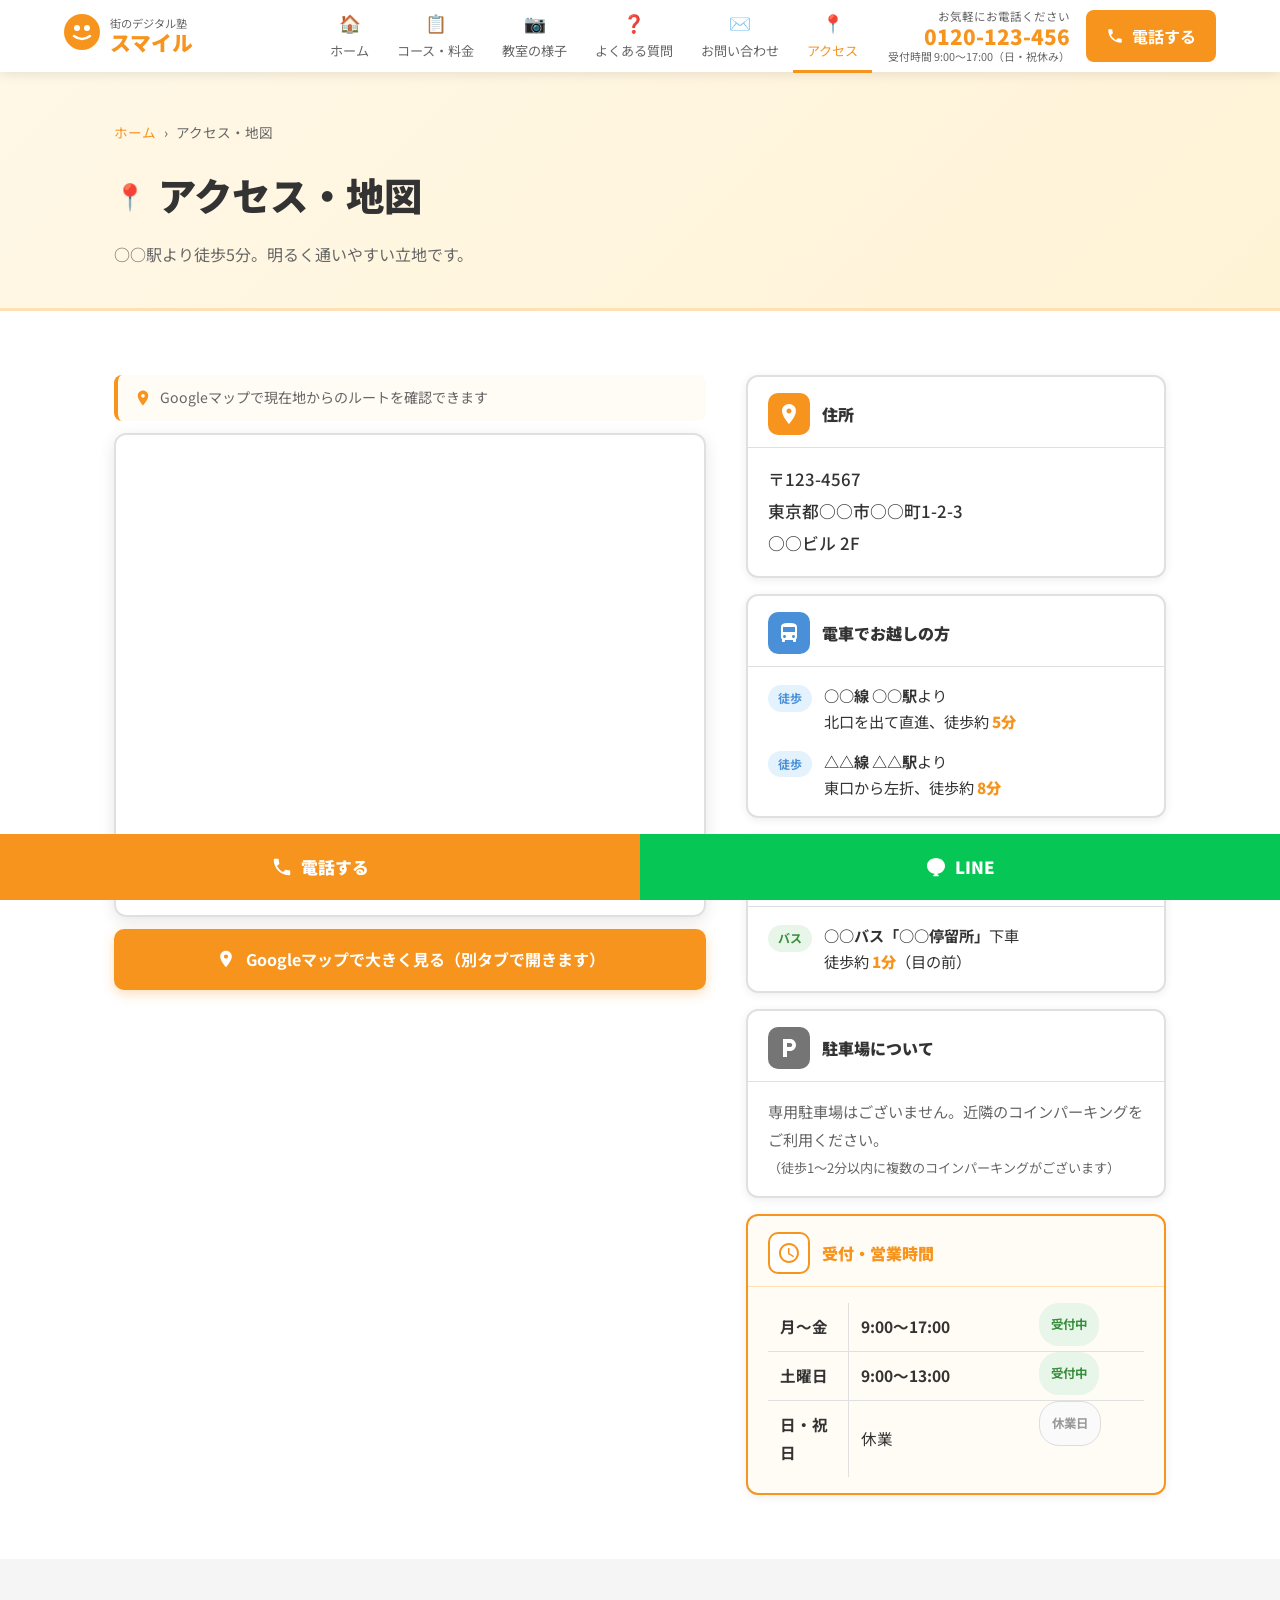
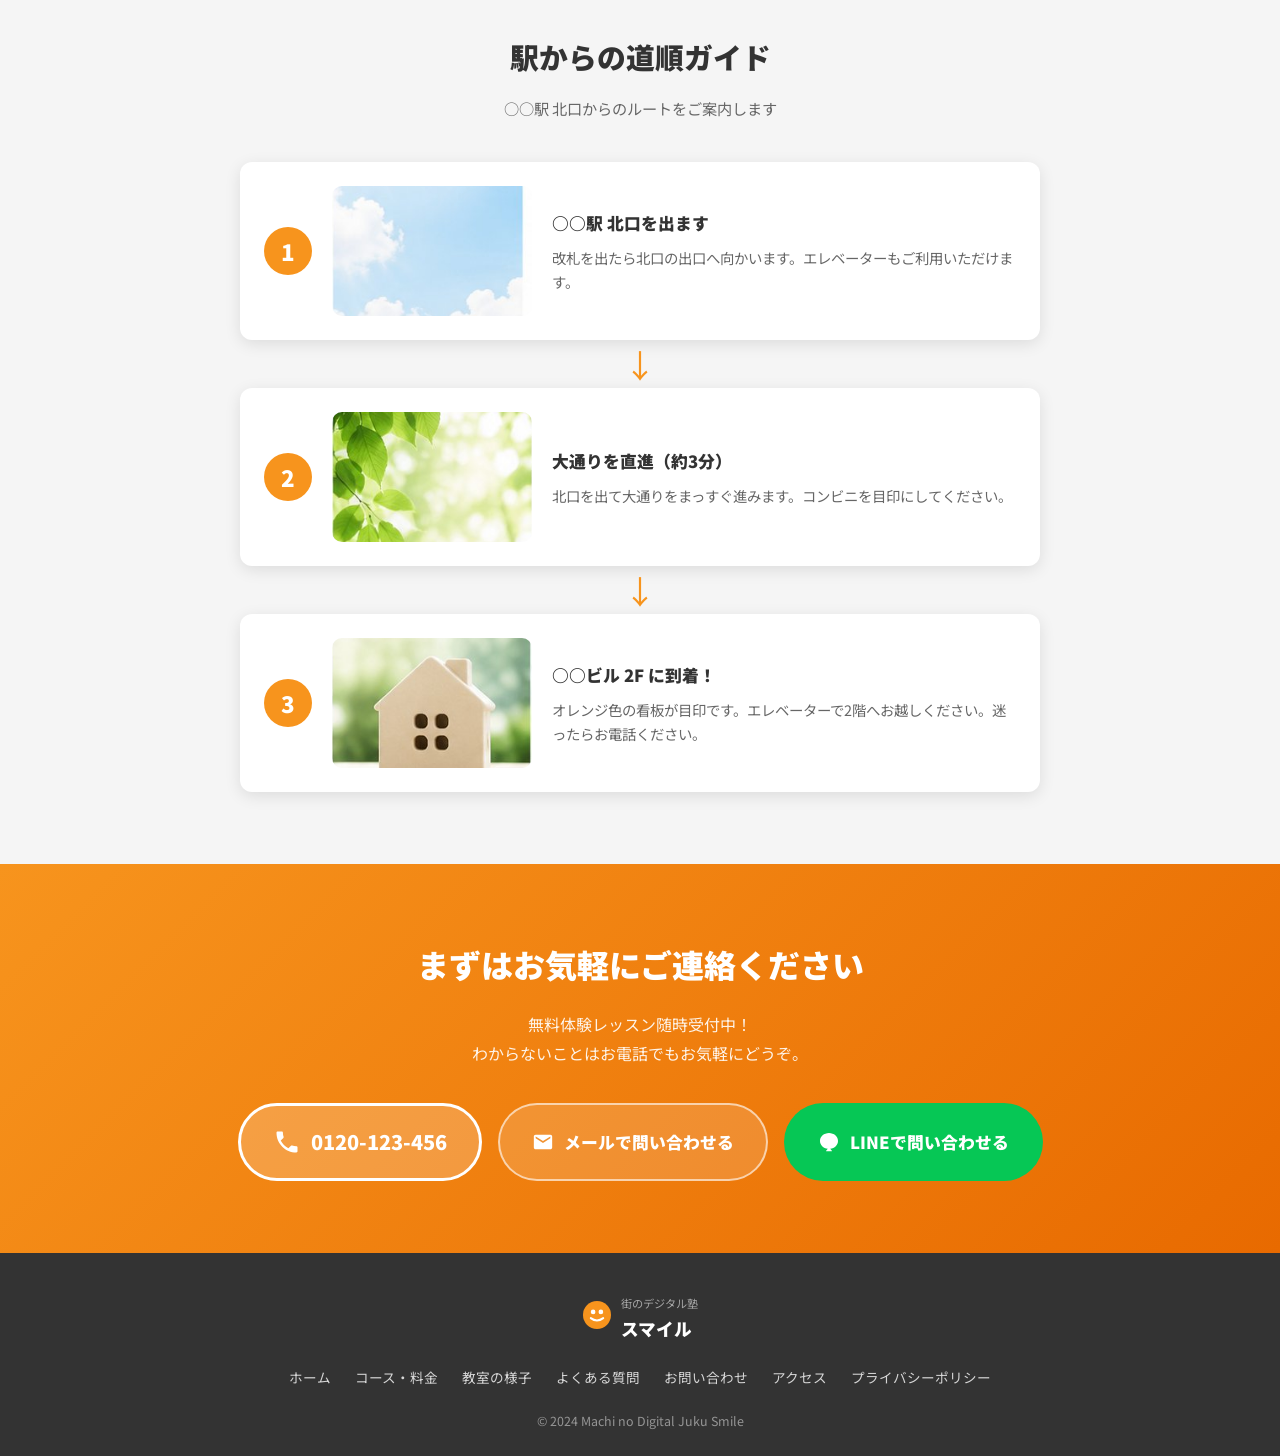
<file: access.html>
<!DOCTYPE html>
<html lang="ja">
<head>
  <meta charset="UTF-8">
  <meta name="viewport" content="width=device-width, initial-scale=1.0">
  <title>アクセス・地図｜街のデジタル塾 スマイル</title>
  <meta name="description" content="街のデジタル塾スマイルへのアクセス方法。○○駅より徒歩5分。Googleマップで場所を確認できます。">
  <link rel="stylesheet" href="style.css">
  <link rel="stylesheet" href="access.css">
  <link rel="preconnect" href="https://fonts.googleapis.com">
  <link href="https://fonts.googleapis.com/css2?family=Noto+Sans+JP:wght@400;500;700;900&display=swap" rel="stylesheet">
</head>
<body>

<!-- ========== HEADER ========== -->
<header class="header" id="header">
  <div class="header__inner">
    <a href="index.html" class="header__logo">
      <div class="header__logo-icon">
        <svg width="36" height="36" viewBox="0 0 36 36" fill="none">
          <circle cx="18" cy="18" r="18" fill="#F7941D"/>
          <circle cx="13" cy="14" r="3" fill="white"/>
          <circle cx="23" cy="14" r="3" fill="white"/>
          <path d="M10 22 Q18 28 26 22" stroke="white" stroke-width="2.5" stroke-linecap="round" fill="none"/>
        </svg>
      </div>
      <div class="header__logo-text">
        <span class="header__logo-sub">街のデジタル塾</span>
        <span class="header__logo-main">スマイル</span>
      </div>
    </a>

    <nav class="header__nav" id="nav">
      <ul class="header__nav-list">
        <li><a href="index.html" class="header__nav-link">
          <span class="header__nav-icon">🏠</span>ホーム
        </a></li>
        <li><a href="index.html#courses" class="header__nav-link">
          <span class="header__nav-icon">📋</span>コース・料金
        </a></li>
        <li><a href="index.html#classroom" class="header__nav-link">
          <span class="header__nav-icon">📷</span>教室の様子
        </a></li>
        <li><a href="index.html#faq" class="header__nav-link">
          <span class="header__nav-icon">❓</span>よくある質問
        </a></li>
        <li><a href="index.html#contact" class="header__nav-link">
          <span class="header__nav-icon">✉️</span>お問い合わせ
        </a></li>
        <li><a href="access.html" class="header__nav-link active">
          <span class="header__nav-icon">📍</span>アクセス
        </a></li>
      </ul>
    </nav>

    <div class="header__tel">
      <p class="header__tel-label">お気軽にお電話ください</p>
      <a href="tel:0120123456" class="header__tel-number">0120-123-456</a>
      <p class="header__tel-hours">受付時間 9:00〜17:00（日・祝休み）</p>
    </div>

    <a href="tel:0120123456" class="btn-tel-header">
      <svg width="18" height="18" viewBox="0 0 24 24" fill="white"><path d="M6.6 10.8c1.4 2.8 3.8 5.1 6.6 6.6l2.2-2.2c.3-.3.7-.4 1-.2 1.1.4 2.3.6 3.6.6.6 0 1 .4 1 1V20c0 .6-.4 1-1 1-9.4 0-17-7.6-17-17 0-.6.4-1 1-1h3.5c.6 0 1 .4 1 1 0 1.3.2 2.5.6 3.6.1.3 0 .7-.2 1L6.6 10.8z"/></svg>
      電話する
    </a>

    <button class="hamburger" id="hamburger" aria-label="メニューを開く">
      <span></span><span></span><span></span>
    </button>
  </div>
</header>

<!-- Mobile Nav Overlay -->
<div class="nav-overlay" id="navOverlay"></div>
<nav class="mobile-nav" id="mobileNav">
  <button class="mobile-nav__close" id="mobileNavClose">✕</button>
  <ul>
    <li><a href="index.html" onclick="closeMobileNav()">🏠 ホーム</a></li>
    <li><a href="index.html#courses" onclick="closeMobileNav()">📋 コース・料金</a></li>
    <li><a href="index.html#classroom" onclick="closeMobileNav()">📷 教室の様子</a></li>
    <li><a href="index.html#faq" onclick="closeMobileNav()">❓ よくある質問</a></li>
    <li><a href="index.html#contact" onclick="closeMobileNav()">✉️ お問い合わせ</a></li>
    <li><a href="access.html" onclick="closeMobileNav()">📍 アクセス</a></li>
  </ul>
  <div class="mobile-nav__cta">
    <a href="tel:0120123456" class="btn-tel-mobile">
      <svg width="20" height="20" viewBox="0 0 24 24" fill="white"><path d="M6.6 10.8c1.4 2.8 3.8 5.1 6.6 6.6l2.2-2.2c.3-.3.7-.4 1-.2 1.1.4 2.3.6 3.6.6.6 0 1 .4 1 1V20c0 .6-.4 1-1 1-9.4 0-17-7.6-17-17 0-.6.4-1 1-1h3.5c.6 0 1 .4 1 1 0 1.3.2 2.5.6 3.6.1.3 0 .7-.2 1L6.6 10.8z"/></svg>
      0120-123-456
    </a>
    <a href="https://line.me" class="btn-line-mobile">
      <svg width="22" height="22" viewBox="0 0 44 44" fill="white"><path d="M22 4C12.06 4 4 11.16 4 19.9c0 7.9 6.61 14.52 15.57 15.72l-3.38 4.03c-.22.26-.05.65.27.65h11.08c.32 0 .49-.39.27-.65l-3.38-4.03C33.39 34.42 40 27.8 40 19.9 40 11.16 31.94 4 22 4z"/></svg>
      友だち追加する
    </a>
  </div>
</nav>

<!-- ========== PAGE HERO ========== -->
<section class="page-hero">
  <div class="page-hero__inner">
    <nav class="breadcrumb" aria-label="パンくずリスト">
      <ol>
        <li><a href="index.html">ホーム</a></li>
        <li aria-current="page">アクセス・地図</li>
      </ol>
    </nav>
    <h1 class="page-hero__title">
      <span class="page-hero__icon">📍</span>
      アクセス・地図
    </h1>
    <p class="page-hero__desc">○○駅より徒歩5分。明るく通いやすい立地です。</p>
  </div>
</section>

<!-- ========== MAP + INFO ========== -->
<section class="access-section">
  <div class="container">
    <div class="access-grid">

      <!-- 地図 -->
      <div class="map-wrapper">
        <div class="map-label">
          <svg width="18" height="18" viewBox="0 0 24 24" fill="#F7941D"><path d="M12 2C8.13 2 5 5.13 5 9c0 5.25 7 13 7 13s7-7.75 7-13c0-3.87-3.13-7-7-7zm0 9.5c-1.38 0-2.5-1.12-2.5-2.5s1.12-2.5 2.5-2.5 2.5 1.12 2.5 2.5-1.12 2.5-2.5 2.5z"/></svg>
          Googleマップで現在地からのルートを確認できます
        </div>
        <!-- Google Map 埋め込み（実際の住所に変更してください） -->
        <div class="map-embed">
          <iframe
            src="https://www.google.com/maps/embed?pb=!1m18!1m12!1m3!1d3240.827853132924!2d139.7671248152583!3d35.68123498019537!2m3!1f0!2f0!3f0!3m2!1i1024!2i768!4f13.1!3m3!1m2!1s0x60188bfbd89f700b%3A0x277c49ba34ed38!2z5p2x5Lqs6aeF!5e0!3m2!1sja!2sjp!4v1620000000000!5m2!1sja!2sjp"
            width="100%"
            height="480"
            style="border:0;"
            allowfullscreen=""
            loading="lazy"
            referrerpolicy="no-referrer-when-downgrade"
            title="街のデジタル塾スマイル 地図"
          ></iframe>
        </div>
        <a
          href="https://www.google.com/maps/search/東京都○○市○○町1-2-3"
          target="_blank"
          rel="noopener"
          class="btn-open-map"
        >
          <svg width="20" height="20" viewBox="0 0 24 24" fill="white"><path d="M12 2C8.13 2 5 5.13 5 9c0 5.25 7 13 7 13s7-7.75 7-13c0-3.87-3.13-7-7-7zm0 9.5c-1.38 0-2.5-1.12-2.5-2.5s1.12-2.5 2.5-2.5 2.5 1.12 2.5 2.5-1.12 2.5-2.5 2.5z"/></svg>
          Googleマップで大きく見る（別タブで開きます）
        </a>
      </div>

      <!-- 住所・アクセス情報 -->
      <div class="access-info">

        <!-- 住所 -->
        <div class="info-card">
          <div class="info-card__header">
            <div class="info-card__icon info-card__icon--orange">
              <svg width="24" height="24" viewBox="0 0 24 24" fill="white"><path d="M12 2C8.13 2 5 5.13 5 9c0 5.25 7 13 7 13s7-7.75 7-13c0-3.87-3.13-7-7-7zm0 9.5c-1.38 0-2.5-1.12-2.5-2.5s1.12-2.5 2.5-2.5 2.5 1.12 2.5 2.5-1.12 2.5-2.5 2.5z"/></svg>
            </div>
            <h2 class="info-card__title">住所</h2>
          </div>
          <div class="info-card__body">
            <p class="info-address">
              〒123-4567<br>
              東京都○○市○○町1-2-3<br>
              ○○ビル 2F
            </p>
          </div>
        </div>

        <!-- 電車 -->
        <div class="info-card">
          <div class="info-card__header">
            <div class="info-card__icon info-card__icon--blue">
              <svg width="24" height="24" viewBox="0 0 24 24" fill="white"><path d="M4 16c0 .88.39 1.67 1 2.22V20c0 .55.45 1 1 1h1c.55 0 1-.45 1-1v-1h8v1c0 .55.45 1 1 1h1c.55 0 1-.45 1-1v-1.78c.61-.55 1-1.34 1-2.22V6c0-3.5-3.58-4-8-4s-8 .5-8 4v10zm3.5 1c-.83 0-1.5-.67-1.5-1.5S6.67 14 7.5 14s1.5.67 1.5 1.5S8.33 17 7.5 17zm9 0c-.83 0-1.5-.67-1.5-1.5s.67-1.5 1.5-1.5 1.5.67 1.5 1.5-.67 1.5-1.5 1.5zm1.5-6H6V6h12v5z"/></svg>
            </div>
            <h2 class="info-card__title">電車でお越しの方</h2>
          </div>
          <div class="info-card__body">
            <ul class="access-list">
              <li class="access-list__item">
                <span class="access-list__badge access-list__badge--walk">徒歩</span>
                <div>
                  <strong>○○線 ○○駅</strong>より<br>
                  北口を出て直進、徒歩約 <strong class="accent">5分</strong>
                </div>
              </li>
              <li class="access-list__item">
                <span class="access-list__badge access-list__badge--walk">徒歩</span>
                <div>
                  <strong>△△線 △△駅</strong>より<br>
                  東口から左折、徒歩約 <strong class="accent">8分</strong>
                </div>
              </li>
            </ul>
          </div>
        </div>

        <!-- バス -->
        <div class="info-card">
          <div class="info-card__header">
            <div class="info-card__icon info-card__icon--green">
              <svg width="24" height="24" viewBox="0 0 24 24" fill="white"><path d="M4 16c0 .88.39 1.67 1 2.22V20c0 .55.45 1 1 1h1c.55 0 1-.45 1-1v-1h8v1c0 .55.45 1 1 1h1c.55 0 1-.45 1-1v-1.78c.61-.55 1-1.34 1-2.22V6c0-3.5-3.58-4-8-4s-8 .5-8 4v10zm7-11h1v1h-1V5zm-5 0h4v4H6V5zm0 5h12v4H6v-4zm1 7c-.55 0-1-.45-1-1s.45-1 1-1 1 .45 1 1-.45 1-1 1zm10 0c-.55 0-1-.45-1-1s.45-1 1-1 1 .45 1 1-.45 1-1 1z"/></svg>
            </div>
            <h2 class="info-card__title">バスでお越しの方</h2>
          </div>
          <div class="info-card__body">
            <ul class="access-list">
              <li class="access-list__item">
                <span class="access-list__badge access-list__badge--bus">バス</span>
                <div>
                  <strong>○○バス「○○停留所」</strong>下車<br>
                  徒歩約 <strong class="accent">1分</strong>（目の前）
                </div>
              </li>
            </ul>
          </div>
        </div>

        <!-- 駐車場 -->
        <div class="info-card">
          <div class="info-card__header">
            <div class="info-card__icon info-card__icon--gray">
              <svg width="24" height="24" viewBox="0 0 24 24" fill="white"><path d="M13 3H6v18h4v-6h3c3.31 0 6-2.69 6-6s-2.69-6-6-6zm.2 8H10V7h3.2c1.1 0 2 .9 2 2s-.9 2-2 2z"/></svg>
            </div>
            <h2 class="info-card__title">駐車場について</h2>
          </div>
          <div class="info-card__body">
            <p class="info-text">
              専用駐車場はございません。近隣のコインパーキングをご利用ください。<br>
              <small>（徒歩1〜2分以内に複数のコインパーキングがございます）</small>
            </p>
          </div>
        </div>

        <!-- 営業時間 -->
        <div class="info-card info-card--highlight">
          <div class="info-card__header">
            <div class="info-card__icon info-card__icon--white">
              <svg width="24" height="24" viewBox="0 0 24 24" fill="#F7941D"><path d="M11.99 2C6.47 2 2 6.48 2 12s4.47 10 9.99 10C17.52 22 22 17.52 22 12S17.52 2 11.99 2zM12 20c-4.42 0-8-3.58-8-8s3.58-8 8-8 8 3.58 8 8-3.58 8-8 8zm.5-13H11v6l5.25 3.15.75-1.23-4.5-2.67V7z"/></svg>
            </div>
            <h2 class="info-card__title info-card__title--orange">受付・営業時間</h2>
          </div>
          <div class="info-card__body">
            <table class="hours-table">
              <tbody>
                <tr>
                  <th>月〜金</th>
                  <td><strong>9:00〜17:00</strong></td>
                  <td class="open-badge">受付中</td>
                </tr>
                <tr>
                  <th>土曜日</th>
                  <td><strong>9:00〜13:00</strong></td>
                  <td class="open-badge">受付中</td>
                </tr>
                <tr>
                  <th>日・祝日</th>
                  <td>休業</td>
                  <td class="closed-badge">休業日</td>
                </tr>
              </tbody>
            </table>
          </div>
        </div>

      </div><!-- /.access-info -->
    </div><!-- /.access-grid -->
  </div>
</section>

<!-- ========== 道順ガイド ========== -->
<section class="route-guide">
  <div class="container">
    <div class="section-header section-header--center">
      <h2 class="section-title">駅からの道順ガイド</h2>
      <p class="route-guide__sub">○○駅 北口からのルートをご案内します</p>
    </div>
    <div class="route-steps">
      <div class="route-step">
        <div class="route-step__num">1</div>
        <div class="route-step__img">
          <img src="image/photo_10_sky_clouds.png" alt="○○駅 北口" loading="lazy">
        </div>
        <div class="route-step__text">
          <h3>○○駅 北口を出ます</h3>
          <p>改札を出たら北口の出口へ向かいます。エレベーターもご利用いただけます。</p>
        </div>
      </div>
      <div class="route-step__arrow">↓</div>
      <div class="route-step">
        <div class="route-step__num">2</div>
        <div class="route-step__img">
          <img src="image/photo_09_green_leaves.png" alt="大通りを直進" loading="lazy">
        </div>
        <div class="route-step__text">
          <h3>大通りを直進（約3分）</h3>
          <p>北口を出て大通りをまっすぐ進みます。コンビニを目印にしてください。</p>
        </div>
      </div>
      <div class="route-step__arrow">↓</div>
      <div class="route-step">
        <div class="route-step__num">3</div>
        <div class="route-step__img">
          <img src="image/photo_08_house_model.png" alt="○○ビル 2F" loading="lazy">
        </div>
        <div class="route-step__text">
          <h3>○○ビル 2F に到着！</h3>
          <p>オレンジ色の看板が目印です。エレベーターで2階へお越しください。迷ったらお電話ください。</p>
        </div>
      </div>
    </div>
  </div>
</section>

<!-- ========== CTA ========== -->
<section class="access-cta">
  <div class="container">
    <div class="access-cta__inner">
      <h2 class="access-cta__title">まずはお気軽にご連絡ください</h2>
      <p class="access-cta__desc">無料体験レッスン随時受付中！<br>わからないことはお電話でもお気軽にどうぞ。</p>
      <div class="access-cta__btns">
        <a href="tel:0120123456" class="access-cta__tel">
          <svg width="28" height="28" viewBox="0 0 24 24" fill="white"><path d="M6.6 10.8c1.4 2.8 3.8 5.1 6.6 6.6l2.2-2.2c.3-.3.7-.4 1-.2 1.1.4 2.3.6 3.6.6.6 0 1 .4 1 1V20c0 .6-.4 1-1 1-9.4 0-17-7.6-17-17 0-.6.4-1 1-1h3.5c.6 0 1 .4 1 1 0 1.3.2 2.5.6 3.6.1.3 0 .7-.2 1L6.6 10.8z"/></svg>
          0120-123-456
        </a>
        <a href="index.html#contact" class="access-cta__form">
          <svg width="22" height="22" viewBox="0 0 24 24" fill="white"><path d="M20 4H4c-1.1 0-2 .9-2 2v12c0 1.1.9 2 2 2h16c1.1 0 2-.9 2-2V6c0-1.1-.9-2-2-2zm0 4l-8 5-8-5V6l8 5 8-5v2z"/></svg>
          メールで問い合わせる
        </a>
        <a href="https://line.me" target="_blank" rel="noopener" class="access-cta__line">
          <svg width="22" height="22" viewBox="0 0 44 44" fill="white"><path d="M22 4C12.06 4 4 11.16 4 19.9c0 7.9 6.61 14.52 15.57 15.72l-3.38 4.03c-.22.26-.05.65.27.65h11.08c.32 0 .49-.39.27-.65l-3.38-4.03C33.39 34.42 40 27.8 40 19.9 40 11.16 31.94 4 22 4z"/></svg>
          LINEで問い合わせる
        </a>
      </div>
    </div>
  </div>
</section>

<!-- ========== FOOTER ========== -->
<footer class="footer">
  <div class="footer__inner">
    <div class="footer__logo">
      <div class="footer__logo-icon">
        <svg width="28" height="28" viewBox="0 0 36 36" fill="none"><circle cx="18" cy="18" r="18" fill="#F7941D"/><circle cx="13" cy="14" r="3" fill="white"/><circle cx="23" cy="14" r="3" fill="white"/><path d="M10 22 Q18 28 26 22" stroke="white" stroke-width="2.5" stroke-linecap="round" fill="none"/></svg>
      </div>
      <div>
        <span class="footer__logo-sub">街のデジタル塾</span>
        <span class="footer__logo-main">スマイル</span>
      </div>
    </div>
    <nav class="footer__nav">
      <a href="index.html">ホーム</a>
      <a href="index.html#courses">コース・料金</a>
      <a href="index.html#classroom">教室の様子</a>
      <a href="index.html#faq">よくある質問</a>
      <a href="index.html#contact">お問い合わせ</a>
      <a href="access.html">アクセス</a>
      <a href="#">プライバシーポリシー</a>
    </nav>
    <p class="footer__copy">© 2024 Machi no Digital Juku Smile</p>
  </div>
</footer>

<!-- Float CTA (mobile) -->
<div class="float-cta" id="floatCta">
  <a href="tel:0120123456" class="float-cta__tel">
    <svg width="22" height="22" viewBox="0 0 24 24" fill="white"><path d="M6.6 10.8c1.4 2.8 3.8 5.1 6.6 6.6l2.2-2.2c.3-.3.7-.4 1-.2 1.1.4 2.3.6 3.6.6.6 0 1 .4 1 1V20c0 .6-.4 1-1 1-9.4 0-17-7.6-17-17 0-.6.4-1 1-1h3.5c.6 0 1 .4 1 1 0 1.3.2 2.5.6 3.6.1.3 0 .7-.2 1L6.6 10.8z"/></svg>
    電話する
  </a>
  <a href="https://line.me" class="float-cta__line">
    <svg width="22" height="22" viewBox="0 0 44 44" fill="white"><path d="M22 4C12.06 4 4 11.16 4 19.9c0 7.9 6.61 14.52 15.57 15.72l-3.38 4.03c-.22.26-.05.65.27.65h11.08c.32 0 .49-.39.27-.65l-3.38-4.03C33.39 34.42 40 27.8 40 19.9 40 11.16 31.94 4 22 4z"/></svg>
    LINE
  </a>
</div>

<script src="script.js"></script>
</body>
</html>
</file>
<file: style.css>
/* ============================================================
   街のデジタル塾 スマイル — LP Stylesheet
   高齢者向け：大きめ文字・高コントラスト・広いタップ領域
============================================================ */

/* ---- Reset & Base ---------------------------------------- */
*, *::before, *::after { box-sizing: border-box; margin: 0; padding: 0; }

:root {
  --orange:      #F7941D;
  --orange-dark: #e07d08;
  --orange-light:#FFF3E0;
  --green-line:  #06C755;
  --green-dark:  #05a847;
  --blue:        #4a90d9;
  --text:        #333333;
  --text-sub:    #666666;
  --bg-light:    #FFFBF5;
  --bg-gray:     #F5F5F5;
  --white:       #FFFFFF;
  --border:      #E0E0E0;
  --radius:      12px;
  --shadow:      0 4px 16px rgba(0,0,0,.10);
}

html { scroll-behavior: smooth; }

body {
  font-family: 'Noto Sans JP', 'Hiragino Kaku Gothic ProN', 'Meiryo', sans-serif;
  font-size: 18px;          /* シニア向け：基本フォントを大きめに */
  line-height: 1.8;
  color: var(--text);
  background: var(--white);
  -webkit-text-size-adjust: 100%;
}

img { max-width: 100%; height: auto; display: block; }
a { color: inherit; text-decoration: none; }
ul { list-style: none; }
button { cursor: pointer; font-family: inherit; }

.container {
  max-width: 1100px;
  margin: 0 auto;
  padding: 0 24px;
}

/* ---- Sections -------------------------------------------- */
section { padding: 72px 0; }

.section-header {
  display: flex;
  align-items: center;
  justify-content: space-between;
  margin-bottom: 40px;
}
.section-header--center { justify-content: center; flex-direction: column; text-align: center; gap: 8px; }

.section-title {
  font-size: 1.8rem;
  font-weight: 900;
  color: var(--text);
  position: relative;
  padding-left: 18px;
}
.section-title::before {
  content: '';
  position: absolute;
  left: 0; top: 50%;
  transform: translateY(-50%);
  width: 6px; height: 80%;
  background: var(--orange);
  border-radius: 3px;
}
.section-header--center .section-title { padding-left: 0; }
.section-header--center .section-title::before { display: none; }
.section-title--white { color: var(--white); }
.section-subtitle--white { color: rgba(255,255,255,.9); font-size: 1.05rem; }

.section-more {
  font-size: 0.95rem;
  color: var(--orange);
  border: 2px solid var(--orange);
  padding: 6px 18px;
  border-radius: 20px;
  white-space: nowrap;
  transition: all .2s;
}
.section-more:hover { background: var(--orange); color: white; }

/* ============================================================
   HEADER
============================================================ */
.header {
  position: sticky;
  top: 0;
  z-index: 1000;
  background: var(--white);
  box-shadow: 0 2px 12px rgba(0,0,0,.10);
}
.header__inner {
  max-width: 1200px;
  margin: 0 auto;
  padding: 0 24px;
  height: 72px;
  display: flex;
  align-items: center;
  gap: 16px;
}

/* ロゴ */
.header__logo {
  display: flex;
  align-items: center;
  gap: 10px;
  text-decoration: none;
  flex-shrink: 0;
}
.header__logo-text { display: flex; flex-direction: column; line-height: 1.2; }
.header__logo-sub  { font-size: 0.7rem; color: var(--text-sub); }
.header__logo-main { font-size: 1.3rem; font-weight: 900; color: var(--orange); }

/* ナビ */
.header__nav { margin-left: auto; }
.header__nav-list { display: flex; gap: 0; }
.header__nav-link {
  display: flex;
  flex-direction: column;
  align-items: center;
  padding: 8px 14px;
  font-size: 0.82rem;
  color: var(--text-sub);
  border-bottom: 3px solid transparent;
  transition: all .2s;
  white-space: nowrap;
}
.header__nav-link:hover,
.header__nav-link.active { color: var(--orange); border-bottom-color: var(--orange); }
.header__nav-icon { font-size: 1.1rem; }

/* 電話 */
.header__tel { text-align: right; flex-shrink: 0; }
.header__tel-label { font-size: 0.72rem; color: var(--text-sub); line-height: 1.4; }
.header__tel-number {
  font-size: 1.3rem;
  font-weight: 900;
  color: var(--orange);
  display: block;
  line-height: 1.2;
}
.header__tel-hours { font-size: 0.68rem; color: var(--text-sub); line-height: 1.4; }

/* 電話ボタン */
.btn-tel-header {
  display: flex;
  align-items: center;
  gap: 8px;
  background: var(--orange);
  color: white;
  font-size: 1rem;
  font-weight: 700;
  padding: 12px 20px;
  border-radius: 8px;
  white-space: nowrap;
  transition: background .2s;
  flex-shrink: 0;
}
.btn-tel-header:hover { background: var(--orange-dark); }

/* ハンバーガー */
.hamburger {
  display: none;
  flex-direction: column;
  justify-content: center;
  gap: 5px;
  background: none;
  border: none;
  padding: 8px;
  margin-left: auto;
}
.hamburger span {
  display: block;
  width: 28px; height: 3px;
  background: var(--text);
  border-radius: 2px;
  transition: all .3s;
}
.hamburger.open span:nth-child(1) { transform: translateY(8px) rotate(45deg); }
.hamburger.open span:nth-child(2) { opacity: 0; }
.hamburger.open span:nth-child(3) { transform: translateY(-8px) rotate(-45deg); }

/* モバイルナビ */
.nav-overlay {
  display: none;
  position: fixed; inset: 0;
  background: rgba(0,0,0,.5);
  z-index: 1100;
}
.nav-overlay.show { display: block; }

.mobile-nav {
  position: fixed;
  top: 0; right: -300px;
  width: 280px; height: 100%;
  background: white;
  z-index: 1200;
  transition: right .3s ease;
  padding: 24px;
  overflow-y: auto;
}
.mobile-nav.open { right: 0; }
.mobile-nav__close {
  background: none; border: none;
  font-size: 1.5rem;
  display: block; margin-left: auto;
  margin-bottom: 24px;
  color: var(--text-sub);
}
.mobile-nav ul { display: flex; flex-direction: column; gap: 4px; }
.mobile-nav a {
  display: block;
  padding: 16px 12px;
  font-size: 1.1rem;
  font-weight: 700;
  border-bottom: 1px solid var(--border);
  color: var(--text);
}
.mobile-nav__cta { margin-top: 24px; display: flex; flex-direction: column; gap: 12px; }

.btn-tel-mobile, .btn-line-mobile {
  display: flex;
  align-items: center;
  justify-content: center;
  gap: 10px;
  padding: 18px;
  border-radius: 10px;
  font-size: 1.1rem;
  font-weight: 900;
  color: white;
}
.btn-tel-mobile  { background: var(--orange); }
.btn-line-mobile { background: var(--green-line); }

/* ============================================================
   HERO
============================================================ */
.hero {
  background: linear-gradient(135deg, #FFFBF2 0%, #FFF8E7 60%, #FFFDF7 100%);
  padding: 0;
}

.hero__inner {
  max-width: 1100px;
  margin: 0 auto;
  padding: 60px 24px 48px;
  display: flex;
  align-items: center;
  gap: 40px;
}

.hero__content { flex: 1; min-width: 0; }

.hero__catch {
  font-size: 1.1rem;
  color: var(--orange);
  font-weight: 700;
  margin-bottom: 12px;
}

.hero__title {
  font-size: clamp(2.2rem, 5vw, 3rem);
  font-weight: 900;
  line-height: 1.4;
  color: var(--text);
  margin-bottom: 20px;
}
.hero__title-accent {
  color: var(--orange);
  background: linear-gradient(transparent 60%, #FFE082 60%);
}

.hero__desc {
  font-size: 1.05rem;
  color: var(--text-sub);
  line-height: 1.8;
  margin-bottom: 32px;
}

.hero__image {
  flex: 0 0 50%;
  max-width: 560px;
  border-radius: 20px;
  overflow: hidden;
  box-shadow: var(--shadow);
}
.hero__image img { width: 100%; height: 320px; object-fit: cover; }

/* お知らせ + アクセス */
.news-box {
  max-width: 1100px;
  margin: 0 auto 0;
  padding: 0 24px 60px;
  display: grid;
  grid-template-columns: 1fr 320px;
  gap: 24px;
}

.news-box__inner {
  background: white;
  border-radius: var(--radius);
  box-shadow: var(--shadow);
  padding: 24px;
}
.news-box__header {
  display: flex;
  align-items: center;
  justify-content: space-between;
  margin-bottom: 16px;
}
.news-box__title { font-size: 1.1rem; font-weight: 900; }
.news-box__list { display: flex; flex-direction: column; gap: 0; }
.news-box__item {
  display: grid;
  grid-template-columns: 90px 1fr;
  gap: 12px;
  padding: 12px 0;
  border-bottom: 1px solid var(--border);
  align-items: start;
}
.news-box__item:last-child { border-bottom: none; }
.news-box__date { font-size: 0.85rem; color: var(--text-sub); padding-top: 2px; }
.news-box__text { font-size: 0.95rem; color: var(--text); }

.access-box {
  background: white;
  border-radius: var(--radius);
  box-shadow: var(--shadow);
  padding: 24px;
}
.access-box__title { font-size: 1.1rem; font-weight: 900; margin-bottom: 12px; }
.access-box__map { position: relative; margin-bottom: 12px; border-radius: 8px; overflow: hidden; }
.access-box__map-pin {
  position: absolute; top: 50%; left: 50%;
  transform: translate(-50%, -60%);
  font-size: 2rem;
}
.access-box__address { font-size: 0.88rem; color: var(--text-sub); line-height: 1.7; margin-bottom: 12px; }
.btn-map {
  display: block;
  text-align: center;
  padding: 10px;
  border: 2px solid var(--border);
  border-radius: 8px;
  font-size: 0.9rem;
  color: var(--text);
  transition: all .2s;
}
.btn-map:hover { border-color: var(--orange); color: var(--orange); }

/* ============================================================
   CTA バナー
============================================================ */
.cta-banner {
  background: var(--bg-light);
  padding: 32px 0;
  border-top: 2px solid #FFE0B2;
  border-bottom: 2px solid #FFE0B2;
}
.cta-banner__inner {
  max-width: 1100px;
  margin: 0 auto;
  padding: 0 24px;
  display: grid;
  grid-template-columns: 1fr 1fr;
  gap: 20px;
}

.cta-banner__tel {
  display: flex;
  align-items: center;
  background: var(--orange);
  border-radius: var(--radius);
  padding: 24px 28px;
  color: white;
  transition: background .2s;
}
.cta-banner__tel:hover { background: var(--orange-dark); }
.cta-banner__tel-label { font-size: 0.85rem; opacity: .9; margin-bottom: 6px; }
.cta-banner__tel-number {
  display: flex;
  align-items: center;
  gap: 10px;
  font-size: 2rem;
  font-weight: 900;
  line-height: 1.2;
}
.cta-banner__tel-hours { font-size: 0.8rem; opacity: .85; margin-top: 4px; }

.cta-banner__line {
  display: flex;
  flex-direction: column;
  align-items: center;
  justify-content: center;
  background: var(--green-line);
  border-radius: var(--radius);
  padding: 24px 28px;
  color: white;
  text-align: center;
  transition: background .2s;
}
.cta-banner__line:hover { background: var(--green-dark); }
.cta-banner__line-label { font-size: 1rem; font-weight: 700; margin-bottom: 12px; }
.cta-banner__line-btn {
  display: flex;
  align-items: center;
  gap: 10px;
  background: #FFD700;
  color: #1a1a1a;
  font-size: 1.2rem;
  font-weight: 900;
  padding: 14px 28px;
  border-radius: 50px;
}

/* ============================================================
   FEATURES
============================================================ */
.features { background: var(--white); }
.features__grid {
  display: grid;
  grid-template-columns: repeat(4, 1fr);
  gap: 20px;
}
.features__item {
  text-align: center;
  padding: 24px 16px;
  border-radius: var(--radius);
  background: var(--bg-light);
  border: 2px solid #FFE0B2;
  transition: transform .2s, box-shadow .2s;
}
.features__item:hover { transform: translateY(-4px); box-shadow: var(--shadow); }

.features__icon {
  width: 72px; height: 72px;
  border-radius: 50%;
  display: flex;
  align-items: center;
  justify-content: center;
  margin: 0 auto 16px;
}
.features__icon--pink   { background: #FFEBEE; }
.features__icon--orange { background: #FFF3E0; }
.features__icon--green  { background: #E8F5E9; }
.features__icon--blue   { background: #E3F2FD; }

.features__name {
  font-size: 1rem;
  font-weight: 900;
  color: var(--orange);
  margin-bottom: 10px;
}
.features__desc { font-size: 0.88rem; color: var(--text-sub); line-height: 1.7; }

/* ============================================================
   COURSES
============================================================ */
.courses { background: var(--bg-gray); }
.courses__grid {
  display: grid;
  grid-template-columns: repeat(3, 1fr);
  gap: 24px;
  margin-bottom: 32px;
}
.course-card {
  background: white;
  border-radius: var(--radius);
  padding: 28px 24px;
  box-shadow: var(--shadow);
  display: flex;
  flex-direction: column;
  border-top: 5px solid var(--border);
  transition: transform .2s;
}
.course-card:hover { transform: translateY(-4px); }
.course-card--line { border-top-color: var(--green-line); }
.course-card:not(.course-card--line):first-child { border-top-color: var(--blue); }
.course-card:last-child { border-top-color: #757575; }

.course-card__icon {
  width: 64px; height: 64px;
  border-radius: 50%;
  display: flex; align-items: center; justify-content: center;
  margin-bottom: 16px;
}
.course-card__icon--blue  { background: #E3F2FD; }
.course-card__icon--green { background: var(--green-line); }
.course-card__icon--gray  { background: #F5F5F5; }

.course-card__title { font-size: 1.15rem; font-weight: 900; margin-bottom: 10px; }
.course-card__desc  { font-size: 0.9rem; color: var(--text-sub); line-height: 1.7; flex: 1; margin-bottom: 20px; }
.course-card__price {
  background: var(--orange-light);
  border-radius: 8px;
  padding: 12px 16px;
  display: flex;
  align-items: baseline;
  gap: 6px;
  flex-wrap: wrap;
}
.course-card__price-num  { font-size: 0.9rem; font-weight: 700; }
.course-card__price-num strong { font-size: 1.4rem; color: var(--orange); }
.course-card__price-tax  { font-size: 0.82rem; color: var(--text-sub); }

.courses__cta { text-align: center; }
.btn-outline-orange {
  display: inline-block;
  padding: 16px 48px;
  border: 3px solid var(--orange);
  border-radius: 50px;
  color: var(--orange);
  font-size: 1.05rem;
  font-weight: 700;
  transition: all .2s;
}
.btn-outline-orange:hover { background: var(--orange); color: white; }

/* ============================================================
   CLASSROOM
============================================================ */
.classroom { background: var(--white); }
.classroom__grid {
  display: grid;
  grid-template-columns: repeat(3, 1fr);
  gap: 20px;
}
.classroom__item {
  border-radius: var(--radius);
  overflow: hidden;
  box-shadow: var(--shadow);
}
.classroom__item img {
  width: 100%; height: 220px;
  object-fit: cover;
  transition: transform .3s;
}
.classroom__item:hover img { transform: scale(1.04); }
.classroom__item p {
  padding: 12px 16px;
  font-size: 0.9rem;
  color: var(--text-sub);
  background: white;
  text-align: center;
}

/* ============================================================
   VOICES
============================================================ */
.voices { background: var(--bg-light); }
.voices__grid {
  display: grid;
  grid-template-columns: repeat(3, 1fr);
  gap: 20px;
  margin-bottom: 40px;
}
.voice-card {
  background: white;
  border-radius: var(--radius);
  padding: 24px;
  box-shadow: var(--shadow);
  position: relative;
}
.voice-card::before {
  content: '"';
  position: absolute;
  top: 12px; left: 16px;
  font-size: 4rem;
  color: var(--orange-light);
  font-family: serif;
  line-height: 1;
}
.voice-card__header {
  display: flex;
  align-items: center;
  gap: 12px;
  margin-bottom: 16px;
}
.voice-card__avatar {
  width: 52px; height: 52px;
  border-radius: 50%;
  background: var(--bg-gray);
  display: flex; align-items: center; justify-content: center;
  overflow: hidden;
  flex-shrink: 0;
}
.voice-card__attr { font-size: 0.88rem; color: var(--text-sub); font-weight: 700; }
.voice-card__text { font-size: 0.95rem; line-height: 1.8; color: var(--text); position: relative; }

/* ============================================================
   FAQ
============================================================ */
.faq { background: var(--bg-gray); }
.faq__list { max-width: 800px; margin: 0 auto; display: flex; flex-direction: column; gap: 12px; }
.faq__item {
  background: white;
  border-radius: var(--radius);
  overflow: hidden;
  box-shadow: 0 2px 8px rgba(0,0,0,.06);
}
.faq__question {
  width: 100%;
  display: flex;
  align-items: center;
  gap: 14px;
  padding: 20px 24px;
  background: none;
  border: none;
  text-align: left;
  font-size: 1rem;
  font-weight: 700;
  color: var(--text);
  cursor: pointer;
  transition: background .15s;
}
.faq__question:hover { background: var(--bg-light); }
.faq__q-icon {
  flex-shrink: 0;
  width: 36px; height: 36px;
  background: var(--orange);
  color: white;
  font-weight: 900;
  font-size: 1rem;
  border-radius: 50%;
  display: flex; align-items: center; justify-content: center;
}
.faq__question span:nth-child(2) { flex: 1; }
.faq__arrow {
  flex-shrink: 0;
  font-size: 0.8rem;
  color: var(--orange);
  transition: transform .3s;
}
.faq__question[aria-expanded="true"] .faq__arrow { transform: rotate(180deg); }
.faq__answer {
  display: none;
  padding: 0 24px 20px 74px;
  font-size: 0.97rem;
  color: var(--text-sub);
  line-height: 1.85;
  position: relative;
}
.faq__answer.open { display: flex; gap: 14px; padding-left: 24px; }
.faq__a-icon {
  flex-shrink: 0;
  width: 36px; height: 36px;
  background: #4a90d9;
  color: white;
  font-weight: 900;
  font-size: 1rem;
  border-radius: 50%;
  display: flex; align-items: center; justify-content: center;
  margin-top: 2px;
}

/* ============================================================
   CONTACT
============================================================ */
.contact {
  background: linear-gradient(135deg, #F7941D 0%, #e86a00 100%);
  padding: 72px 0;
}
.contact__grid {
  display: grid;
  grid-template-columns: 1fr 1.5fr;
  gap: 32px;
  max-width: 960px;
  margin: 0 auto;
}

.contact__tel-box,
.contact__form-box {
  background: rgba(255,255,255,.15);
  backdrop-filter: blur(10px);
  border-radius: 16px;
  padding: 32px;
  border: 2px solid rgba(255,255,255,.3);
}
.contact__box-title {
  font-size: 1.05rem;
  font-weight: 900;
  color: white;
  margin-bottom: 20px;
}
.contact__tel-num {
  display: flex;
  align-items: center;
  gap: 12px;
  font-size: 2rem;
  font-weight: 900;
  color: white;
  margin-bottom: 8px;
  line-height: 1.2;
}
.contact__hours { font-size: 0.85rem; color: rgba(255,255,255,.85); margin-bottom: 24px; }
.btn-tel-large {
  display: block;
  text-align: center;
  background: white;
  color: var(--orange);
  font-size: 1.15rem;
  font-weight: 900;
  padding: 18px;
  border-radius: 10px;
  transition: all .2s;
  box-shadow: 0 4px 12px rgba(0,0,0,.15);
}
.btn-tel-large:hover { background: var(--orange-light); }

/* フォーム */
.contact-form { display: flex; flex-direction: column; gap: 16px; }
.contact-form__group { display: flex; flex-direction: column; gap: 6px; }
.contact-form__label {
  font-size: 0.92rem;
  font-weight: 700;
  color: white;
  display: flex;
  align-items: center;
  gap: 8px;
}
.required {
  background: #ff5252;
  color: white;
  font-size: 0.72rem;
  padding: 2px 8px;
  border-radius: 4px;
}
.contact-form__input,
.contact-form__select,
.contact-form__textarea {
  width: 100%;
  padding: 14px 16px;
  font-size: 1rem;
  font-family: inherit;
  border: 2px solid rgba(255,255,255,.4);
  border-radius: 8px;
  background: rgba(255,255,255,.95);
  color: var(--text);
  outline: none;
  transition: border-color .2s;
  -webkit-appearance: none;
}
.contact-form__input:focus,
.contact-form__select:focus,
.contact-form__textarea:focus {
  border-color: white;
  box-shadow: 0 0 0 3px rgba(255,255,255,.3);
}
.contact-form__textarea { resize: vertical; min-height: 100px; }
.btn-submit {
  background: white;
  color: var(--orange);
  font-size: 1.1rem;
  font-weight: 900;
  padding: 18px;
  border-radius: 10px;
  border: none;
  cursor: pointer;
  transition: all .2s;
  box-shadow: 0 4px 12px rgba(0,0,0,.15);
}
.btn-submit:hover { background: #FFF3E0; transform: translateY(-2px); }
.contact-form__success {
  background: white;
  border-radius: 12px;
  padding: 24px;
  text-align: center;
  font-size: 1.05rem;
  font-weight: 700;
  color: var(--text);
  line-height: 1.8;
}

/* ============================================================
   FOOTER
============================================================ */
.footer {
  background: #333;
  color: rgba(255,255,255,.8);
  padding: 40px 0 24px;
}
.footer__inner {
  max-width: 1100px;
  margin: 0 auto;
  padding: 0 24px;
  display: flex;
  flex-direction: column;
  align-items: center;
  gap: 20px;
}
.footer__logo {
  display: flex;
  align-items: center;
  gap: 10px;
}
.footer__logo-sub  { font-size: 0.7rem; opacity: .7; display: block; }
.footer__logo-main { font-size: 1.1rem; font-weight: 900; color: white; display: block; }
.footer__nav {
  display: flex;
  flex-wrap: wrap;
  justify-content: center;
  gap: 8px 24px;
  font-size: 0.85rem;
}
.footer__nav a:hover { color: var(--orange); }
.footer__copy { font-size: 0.78rem; opacity: .6; }

/* ============================================================
   FLOAT CTA (mobile)
============================================================ */
.float-cta {
  display: none;
  position: fixed;
  bottom: 0; left: 0; right: 0;
  z-index: 900;
  display: flex;
}
.float-cta__tel,
.float-cta__line {
  flex: 1;
  display: flex;
  align-items: center;
  justify-content: center;
  gap: 8px;
  padding: 18px;
  font-size: 1.05rem;
  font-weight: 900;
  color: white;
}
.float-cta__tel  { background: var(--orange); }
.float-cta__line { background: var(--green-line); }

/* ============================================================
   SCROLL ANIMATION
============================================================ */
.fade-in {
  opacity: 0;
  transform: translateY(24px);
  transition: opacity .6s ease, transform .6s ease;
}
.fade-in.visible {
  opacity: 1;
  transform: none;
}

/* ============================================================
   RESPONSIVE — Tablet (≤ 960px)
============================================================ */
@media (max-width: 960px) {
  .header__nav  { display: none; }
  .header__tel  { display: none; }
  .btn-tel-header { display: none; }
  .hamburger    { display: flex; }

  .hero__inner  { flex-direction: column; padding: 40px 20px 32px; }
  .hero__image  { flex: none; width: 100%; max-width: 100%; }
  .hero__image img { height: 240px; }

  .news-box     { grid-template-columns: 1fr; }
  .cta-banner__inner { grid-template-columns: 1fr; }
  .features__grid    { grid-template-columns: repeat(2, 1fr); }
  .courses__grid     { grid-template-columns: 1fr; }
  .classroom__grid   { grid-template-columns: repeat(2, 1fr); }
  .voices__grid      { grid-template-columns: 1fr; }
  .contact__grid     { grid-template-columns: 1fr; }

  .float-cta { display: flex; }
  .contact   { padding-bottom: 96px; }
  .footer    { padding-bottom: 80px; }
}

/* ============================================================
   RESPONSIVE — Mobile (≤ 600px)
============================================================ */
@media (max-width: 600px) {
  body { font-size: 16px; }
  section { padding: 48px 0; }

  .hero__title { font-size: 2rem; }
  .hero__desc  { font-size: 0.95rem; }

  .section-title { font-size: 1.4rem; }
  .features__grid { grid-template-columns: repeat(2, 1fr); }
  .classroom__grid { grid-template-columns: 1fr; }
  .cta-banner__tel-number { font-size: 1.6rem; }
  .contact__tel-num { font-size: 1.6rem; }
  .news-box { padding-bottom: 40px; }
}
</file>
<file: access.css>
/* ============================================================
   アクセスページ専用スタイル
============================================================ */

/* ---- Page Hero ------------------------------------------- */
.page-hero {
  background: linear-gradient(135deg, #FFF8E7 0%, #FFF3D6 100%);
  border-bottom: 3px solid #FFE0B2;
  padding: 48px 0 40px;
}
.page-hero__inner {
  max-width: 1100px;
  margin: 0 auto;
  padding: 0 24px;
}
.breadcrumb { margin-bottom: 16px; }
.breadcrumb ol {
  display: flex;
  gap: 8px;
  list-style: none;
  font-size: 0.85rem;
  color: var(--text-sub);
  flex-wrap: wrap;
}
.breadcrumb li + li::before { content: '›'; margin-right: 8px; }
.breadcrumb a { color: var(--orange); }
.breadcrumb a:hover { text-decoration: underline; }

.page-hero__title {
  font-size: clamp(1.8rem, 4vw, 2.4rem);
  font-weight: 900;
  color: var(--text);
  display: flex;
  align-items: center;
  gap: 12px;
  margin-bottom: 10px;
}
.page-hero__icon { font-size: 1.6rem; }
.page-hero__desc { font-size: 1rem; color: var(--text-sub); }

/* ---- Access Section -------------------------------------- */
.access-section { padding: 64px 0; background: var(--white); }

.access-grid {
  display: grid;
  grid-template-columns: 1fr 420px;
  gap: 40px;
  align-items: start;
}

/* 地図 */
.map-wrapper { display: flex; flex-direction: column; gap: 12px; }
.map-label {
  display: flex;
  align-items: center;
  gap: 8px;
  font-size: 0.88rem;
  color: var(--text-sub);
  background: var(--bg-light);
  padding: 10px 16px;
  border-radius: 8px;
  border-left: 4px solid var(--orange);
}
.map-embed {
  border-radius: var(--radius);
  overflow: hidden;
  box-shadow: var(--shadow);
  border: 2px solid var(--border);
}
.map-embed iframe { display: block; }

.btn-open-map {
  display: flex;
  align-items: center;
  justify-content: center;
  gap: 10px;
  background: var(--orange);
  color: white;
  font-size: 1rem;
  font-weight: 700;
  padding: 16px 24px;
  border-radius: 10px;
  text-align: center;
  transition: background .2s;
  box-shadow: 0 4px 12px rgba(247,148,29,.3);
}
.btn-open-map:hover { background: var(--orange-dark); }

/* アクセス情報カード */
.access-info { display: flex; flex-direction: column; gap: 16px; }

.info-card {
  background: white;
  border-radius: var(--radius);
  box-shadow: 0 2px 10px rgba(0,0,0,.07);
  overflow: hidden;
  border: 2px solid var(--border);
  transition: box-shadow .2s;
}
.info-card:hover { box-shadow: var(--shadow); }
.info-card--highlight {
  border-color: var(--orange);
  background: #FFFBF5;
}

.info-card__header {
  display: flex;
  align-items: center;
  gap: 12px;
  padding: 16px 20px 12px;
  border-bottom: 1px solid var(--border);
}
.info-card--highlight .info-card__header { border-bottom-color: #FFE0B2; }

.info-card__icon {
  width: 42px; height: 42px;
  border-radius: 10px;
  display: flex; align-items: center; justify-content: center;
  flex-shrink: 0;
}
.info-card__icon--orange { background: var(--orange); }
.info-card__icon--blue   { background: var(--blue); }
.info-card__icon--green  { background: var(--green-line); }
.info-card__icon--gray   { background: #757575; }
.info-card__icon--white  { background: white; border: 2px solid var(--orange); }

.info-card__title {
  font-size: 1rem;
  font-weight: 900;
  color: var(--text);
}
.info-card__title--orange { color: var(--orange); }

.info-card__body { padding: 16px 20px; }

.info-address {
  font-size: 1.05rem;
  line-height: 1.9;
  color: var(--text);
  font-weight: 500;
}

/* アクセスリスト */
.access-list { display: flex; flex-direction: column; gap: 14px; }
.access-list__item {
  display: flex;
  gap: 12px;
  align-items: flex-start;
  font-size: 0.95rem;
  line-height: 1.7;
  color: var(--text);
}
.access-list__badge {
  flex-shrink: 0;
  padding: 3px 10px;
  border-radius: 20px;
  font-size: 0.75rem;
  font-weight: 700;
  margin-top: 2px;
}
.access-list__badge--walk { background: #E3F2FD; color: var(--blue); }
.access-list__badge--bus  { background: #E8F5E9; color: #388e3c; }
.accent { color: var(--orange); font-weight: 900; }

.info-text { font-size: 0.95rem; color: var(--text-sub); line-height: 1.8; }
.info-text small { font-size: 0.82rem; }

/* 営業時間テーブル */
.hours-table { width: 100%; border-collapse: collapse; font-size: 0.97rem; }
.hours-table th,
.hours-table td { padding: 10px 12px; }
.hours-table th {
  width: 80px;
  font-weight: 700;
  color: var(--text);
  text-align: left;
  border-right: 1px solid var(--border);
}
.hours-table tr { border-bottom: 1px solid var(--border); }
.hours-table tr:last-child { border-bottom: none; }
.open-badge {
  display: inline-block;
  background: #E8F5E9;
  color: #388e3c;
  font-size: 0.78rem;
  font-weight: 700;
  padding: 3px 10px;
  border-radius: 20px;
}
.closed-badge {
  display: inline-block;
  background: #FAFAFA;
  color: #999;
  font-size: 0.78rem;
  font-weight: 700;
  padding: 3px 10px;
  border-radius: 20px;
  border: 1px solid #ddd;
}

/* ---- Route Guide ----------------------------------------- */
.route-guide {
  background: var(--bg-gray);
  padding: 72px 0;
}
.route-guide__sub {
  font-size: 0.95rem;
  color: var(--text-sub);
  margin-top: 4px;
}

.route-steps {
  max-width: 800px;
  margin: 0 auto;
  display: flex;
  flex-direction: column;
  gap: 0;
}
.route-step {
  background: white;
  border-radius: var(--radius);
  box-shadow: var(--shadow);
  display: grid;
  grid-template-columns: 48px 200px 1fr;
  gap: 20px;
  align-items: center;
  padding: 24px;
  transition: transform .2s;
}
.route-step:hover { transform: translateX(4px); }

.route-step__num {
  width: 48px; height: 48px;
  background: var(--orange);
  color: white;
  font-size: 1.4rem;
  font-weight: 900;
  border-radius: 50%;
  display: flex; align-items: center; justify-content: center;
  flex-shrink: 0;
}
.route-step__img img {
  width: 200px;
  height: 130px;
  object-fit: cover;
  border-radius: 10px;
}
.route-step__text h3 {
  font-size: 1.05rem;
  font-weight: 900;
  color: var(--text);
  margin-bottom: 8px;
}
.route-step__text p {
  font-size: 0.9rem;
  color: var(--text-sub);
  line-height: 1.7;
}
.route-step__arrow {
  text-align: center;
  font-size: 2rem;
  color: var(--orange);
  padding: 8px 0;
  line-height: 1;
}

/* ---- Access CTA ------------------------------------------ */
.access-cta {
  background: linear-gradient(135deg, #F7941D 0%, #e86a00 100%);
  padding: 72px 0;
}
.access-cta__inner { text-align: center; }
.access-cta__title {
  font-size: clamp(1.6rem, 3vw, 2rem);
  font-weight: 900;
  color: white;
  margin-bottom: 16px;
}
.access-cta__desc {
  font-size: 1rem;
  color: rgba(255,255,255,.9);
  line-height: 1.8;
  margin-bottom: 36px;
}
.access-cta__btns {
  display: flex;
  justify-content: center;
  gap: 16px;
  flex-wrap: wrap;
}
.access-cta__tel,
.access-cta__form,
.access-cta__line {
  display: flex;
  align-items: center;
  gap: 10px;
  padding: 18px 32px;
  border-radius: 50px;
  font-size: 1.05rem;
  font-weight: 900;
  color: white;
  transition: transform .2s, opacity .2s;
  min-width: 200px;
  justify-content: center;
}
.access-cta__tel  { background: rgba(255,255,255,.2); border: 3px solid white; font-size: 1.25rem; }
.access-cta__form { background: rgba(255,255,255,.15); border: 2px solid rgba(255,255,255,.6); }
.access-cta__line { background: var(--green-line); border: 2px solid transparent; }
.access-cta__tel:hover,
.access-cta__form:hover,
.access-cta__line:hover { transform: translateY(-3px); opacity: .9; }

/* ---- Responsive ------------------------------------------ */
@media (max-width: 960px) {
  .access-grid { grid-template-columns: 1fr; }
  .map-embed iframe { height: 360px; }
  .route-step { grid-template-columns: 40px 1fr; }
  .route-step__img { display: none; }
}

@media (max-width: 600px) {
  .page-hero__title { font-size: 1.6rem; }
  .access-cta__btns { flex-direction: column; align-items: center; }
  .access-cta__tel, .access-cta__form, .access-cta__line { width: 100%; max-width: 320px; }
  .route-step { grid-template-columns: 40px 1fr; padding: 18px; }
  .hours-table th { width: 64px; font-size: 0.88rem; }
  .hours-table td { font-size: 0.88rem; }
}
</file>
